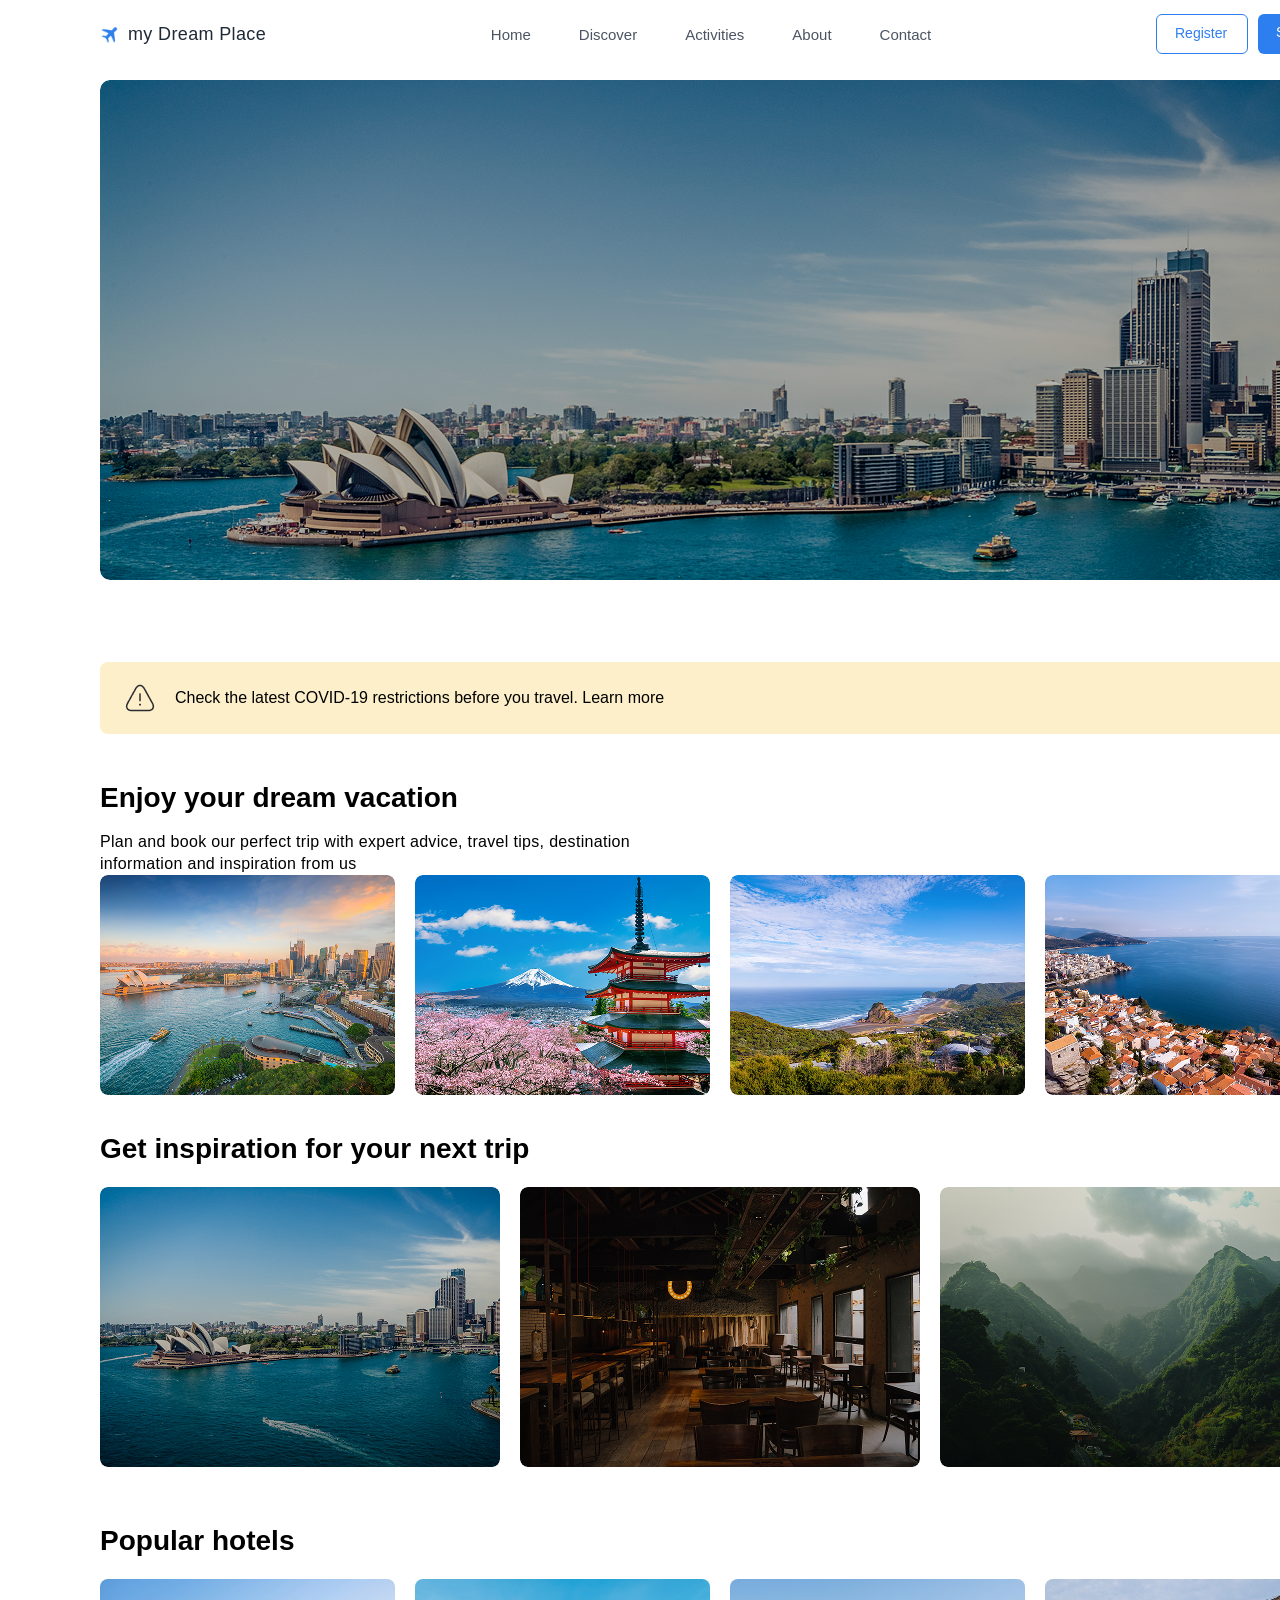
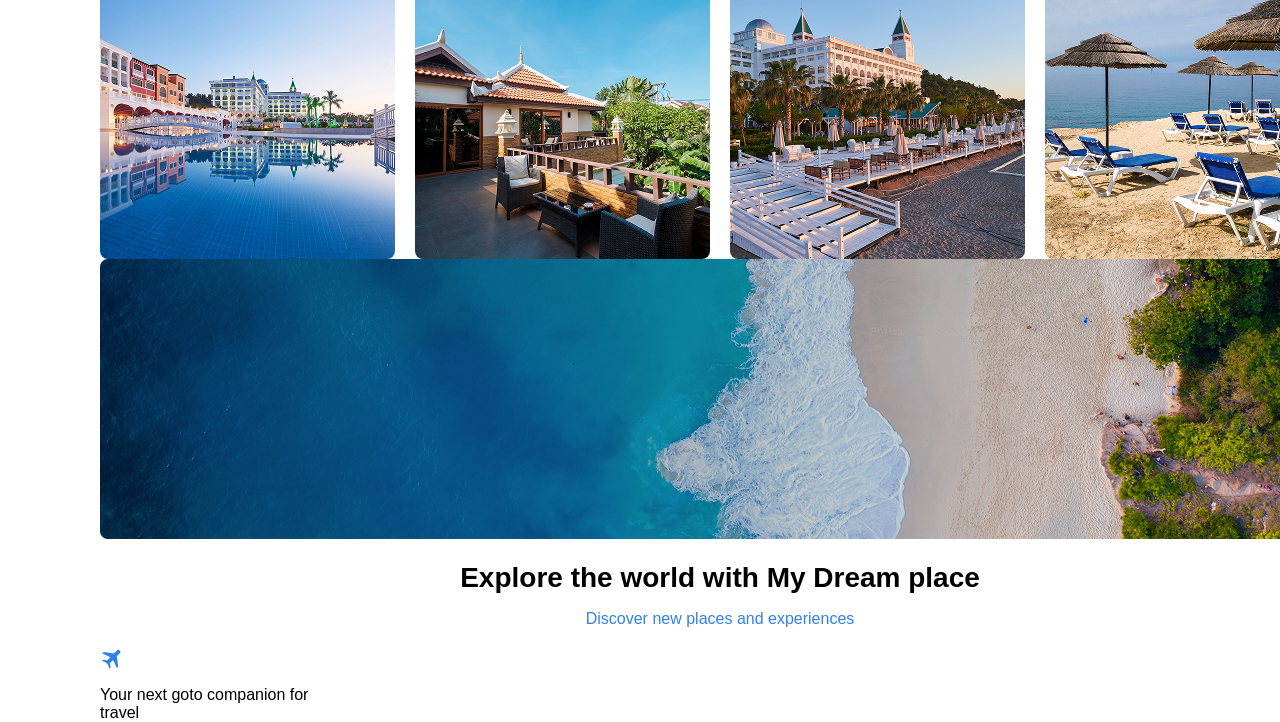
<file: index.html>
<!doctype html>
<html lang="en">
  <head>
    <meta charset="UTF-8" />
    <meta name="viewport" content="width=device-width, initial-scale=1.0" />
    <title>My Dream Place</title>
    <link rel="stylesheet" href="estilos.css" />
  </head>
  <body>
    <header>
      <nav>
        <div class="imgAvion_mdp">
          <img src="images/avion.png" alt="avion" />
          <p>my Dream Place</p>
        </div>

        <ul class="ul_nav">
          <li>Home</li>
          <li>Discover</li>
          <li>Activities</li>
          <li>About</li>
          <li>Contact</li>
        </ul>

        <div class="botones">
          <a href="./register.html" class="register">Register</a>
          <a href="./signin.html" class="signin">Sign In</a>
        </div>
      </nav>
    </header>
    <main>
      <img src="images/grande.png" class="img_grande_main" alt="foto_grande" />
      <div class="fondoCovid">
        <div class="dentro_fondoCovid">
          <img src="images/advertencia.png" class="covid" alt="advertencia" />
          <p>
            Check the latest COVID-19 restrictions before you travel. Learn more
          </p>
        </div>
      </div>
      <h1 class="primer_h1">Enjoy your dream vacation</h1>
      <div class="primera_p">
        <p>
          Plan and book our perfect trip with expert advice, travel tips,
          destination information and inspiration from us
        </p>
      </div>

      <div class="destinos">
        <img src="images/australia.png" alt="australia" />
        <img src="images/japan.png" alt="japan" />
        <img src="images/new_zeland.png" alt="new_zeland" />
        <img src="images/greece.png" alt="greece" />
      </div>

      <h1 class="segundo_h1">Get inspiration for your next trip</h1>

      <div class="destinos_2">
        <img src="images/sydeny.png" alt="Sydney" />
        <img
          src="images/top_cities.png"
          alt="Top cities for vegan travellers"
        />
        <img
          src="images/top_destinations.png"
          alt="Top destinations during covid"
        />
      </div>

      <h1 class="tercer_h1">Popular hotels</h1>

      <div class="destinos_2">
        <img src="images/lakeside.png" class="lakeside" alt="lakeside" />
        <img src="images/reece.png" class="reece" alt="reece" />
        <img src="images/fireside.png" class="fireside" alt="fireside" />
        <img src="images/oculous.png" class="oculous" alt="oculous" />
      </div>
      <img src="images/playa.png" class="playa" alt="playa" />
      <h1 class="cuarto_h1">Explore the world with My Dream place</h1>
      <p class="discover">Discover new places and experiences</p>
    </main>

    <div class="footer_1">
      <img src="images/avion.png" class="avion_2" alt="avion_2" />
      <p>Your next goto companion for travel</p>
    </div>
  </body>
</html>
</file>
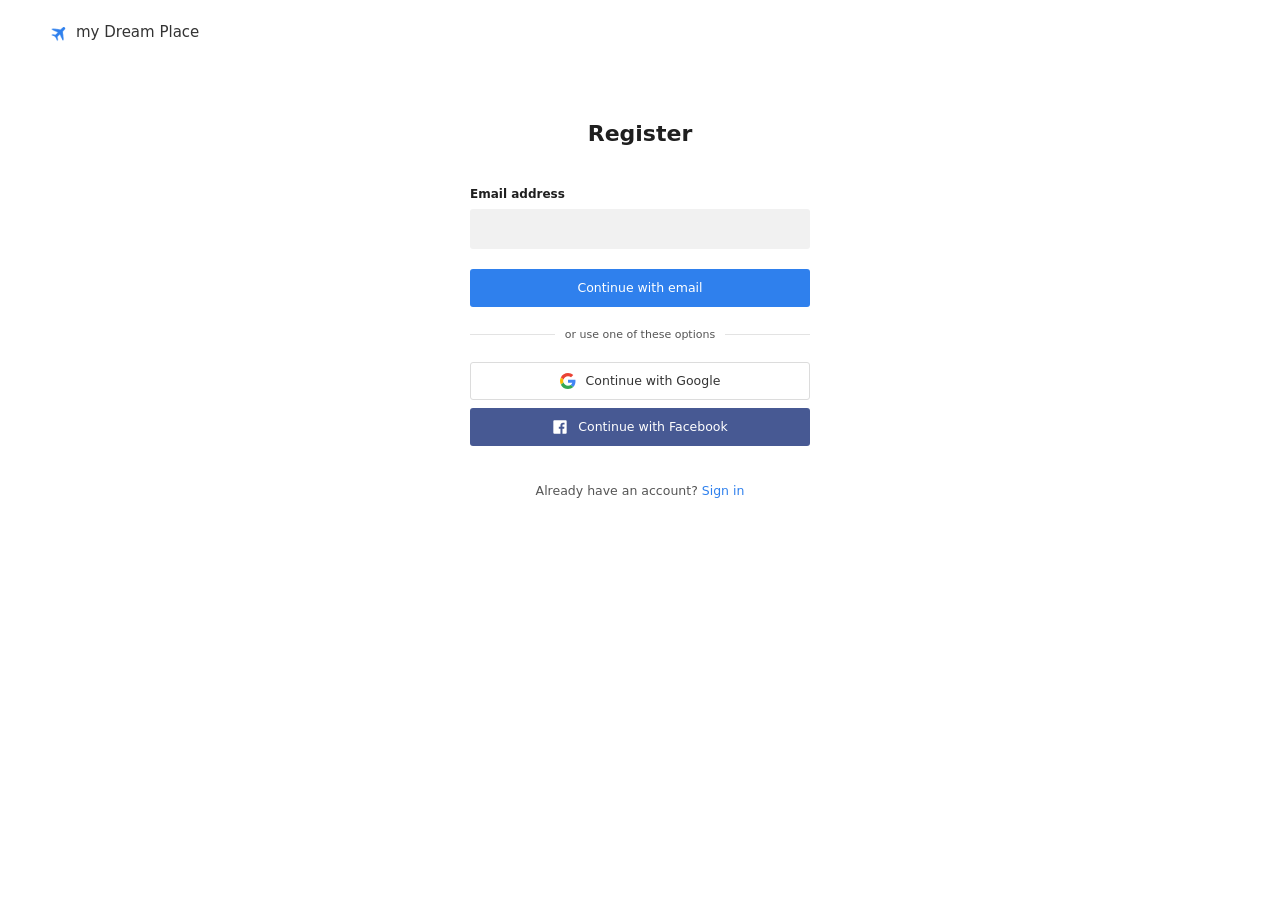
<file: register.html>
<!DOCTYPE html>
<html lang="en">
<head>
  <meta charset="UTF-8">
  <meta name="viewport" content="width=device-width, initial-scale=1">
  <title>Register – my Dream Place</title>
  <style>
    :root {
      --blue: #2f80ed;
      --blue-dark: #2569c8;
      --facebook: #475993;
      --facebook-dark: #3b4a7d;
      --text: #1f1f1f;
      --muted: #555;
      --field: #f1f1f1;
      --border: #dcdcdc;
      --bg: #fff;
    }

    *, *::before, *::after { box-sizing: border-box; }

    html, body { height: 100%; }

    body {
      margin: 0;
      background: var(--bg);
      color: var(--text);
      font-family: "Inter", system-ui, -apple-system, "Segoe UI", Roboto, Arial, sans-serif;
      font-size: 14px;
      line-height: 1.4;
    }

    /* ---------- Header ---------- */
    .site-header {
      padding: 22px 50px;
    }

    .brand {
      display: inline-flex;
      align-items: center;
      gap: 8px;
      color: #333;
      font-size: 15px;
      font-weight: 500;
      text-decoration: none;
    }

    .brand img { height: 18px; width: auto; display: block; }

    /* ---------- Layout ---------- */
    main {
      display: flex;
      justify-content: center;
      padding: 50px 20px 60px;
    }

    .register-box {
      width: 100%;
      max-width: 340px;
    }

    .register-box h1 {
      margin: 0 0 36px;
      text-align: center;
      font-size: 22px;
      font-weight: 600;
    }

    /* ---------- Form ---------- */
    .field { margin-bottom: 20px; }

    .field label {
      display: block;
      margin-bottom: 6px;
      font-size: 12px;
      font-weight: 600;
    }

    .field input {
      width: 100%;
      height: 40px;
      padding: 0 12px;
      border: 1px solid transparent;
      border-radius: 3px;
      background: var(--field);
      color: var(--text);
      font: inherit;
    }

    .field input:focus {
      outline: none;
      border-color: var(--blue);
      background: #fff;
      box-shadow: 0 0 0 3px rgba(47, 128, 237, .18);
    }

    a { color: var(--blue); text-decoration: none; }
    a:hover { text-decoration: underline; }

    /* ---------- Buttons ---------- */
    .btn {
      display: flex;
      align-items: center;
      justify-content: center;
      gap: 10px;
      width: 100%;
      height: 38px;
      border: 1px solid transparent;
      border-radius: 3px;
      font: inherit;
      font-size: 12.5px;
      font-weight: 500;
      cursor: pointer;
      transition: background-color .15s ease;
    }

    .btn:focus-visible { outline: 2px solid var(--blue); outline-offset: 2px; }

    .btn svg { width: 16px; height: 16px; }

    .btn-primary { background: var(--blue); color: #fff; }
    .btn-primary:hover { background: var(--blue-dark); }

    .btn-google { background: #fff; color: #333; border-color: var(--border); }
    .btn-google:hover { background: #f7f7f7; }

    .btn-facebook { background: var(--facebook); color: #fff; }
    .btn-facebook:hover { background: var(--facebook-dark); }

    .btn-facebook svg { fill: #fff; }

    /* ---------- Divider ---------- */
    .divider {
      display: flex;
      align-items: center;
      gap: 10px;
      margin: 20px 0;
      color: var(--muted);
      font-size: 11px;
    }

    .divider::before,
    .divider::after {
      content: "";
      flex: 1;
      height: 1px;
      background: #e3e3e3;
    }

    .social { display: grid; gap: 8px; }

    /* ---------- Footer note ---------- */
    .signin-link {
      margin: 36px 0 0;
      text-align: center;
      color: var(--muted);
      font-size: 12.5px;
    }

    @media (max-width: 600px) {
      .site-header { padding: 18px 20px; }
      main { padding-top: 24px; }
    }

    @media (prefers-reduced-motion: reduce) {
      .btn { transition: none; }
    }
  </style>
</head>
<body>

  <header class="site-header">
  <a class="brand" href="/">
    <img src="images/avion.png" alt="avion" />
    my Dream Place
  </a>
</header>

  <main>
    <section class="register-box" aria-labelledby="register-title">
      <h1 id="register-title">Register</h1>

      <form action="#" method="post">
        <div class="field">
          <label for="email">Email address</label>
          <input id="email" name="email" type="email" autocomplete="email" required>
        </div>

        <button class="btn btn-primary" type="submit">Continue with email</button>
      </form>

      <div class="divider">or use one of these options</div>

      <div class="social">
        <button class="btn btn-google" type="button">
          <svg viewBox="0 0 48 48" aria-hidden="true">
            <path fill="#EA4335" d="M24 9.5c3.5 0 6.6 1.2 9.1 3.6l6.8-6.8C35.8 2.4 30.3 0 24 0 14.6 0 6.5 5.4 2.6 13.2l7.9 6.1C12.4 13.6 17.7 9.5 24 9.5z"/>
            <path fill="#4285F4" d="M46.5 24.5c0-1.6-.1-3.1-.4-4.5H24v9h12.7c-.6 3-2.3 5.5-4.8 7.2l7.6 5.9c4.4-4.1 7-10.1 7-17.6z"/>
            <path fill="#FBBC05" d="M10.5 28.7A14.5 14.5 0 0 1 9.5 24c0-1.6.3-3.2.8-4.7l-7.9-6.1A24 24 0 0 0 0 24c0 3.9.9 7.5 2.6 10.8l7.9-6.1z"/>
            <path fill="#34A853" d="M24 48c6.5 0 11.9-2.1 15.9-5.8l-7.6-5.9c-2.1 1.4-4.9 2.3-8.3 2.3-6.3 0-11.6-4.1-13.5-9.8l-7.9 6.1C6.5 42.6 14.6 48 24 48z"/>
          </svg>
          Continue with Google
        </button>

        <button class="btn btn-facebook" type="button">
          <svg viewBox="0 0 24 24" aria-hidden="true">
            <path d="M20.5 2h-17A1.5 1.5 0 0 0 2 3.5v17A1.5 1.5 0 0 0 3.5 22h9.2v-7.4H10.2v-2.9h2.5V9.5c0-2.5 1.5-3.9 3.8-3.9 1.1 0 2 .1 2.3.1v2.6h-1.6c-1.2 0-1.5.6-1.5 1.4v1.9h2.9l-.4 2.9h-2.5V22h4.8a1.5 1.5 0 0 0 1.5-1.5v-17A1.5 1.5 0 0 0 20.5 2z"/>
          </svg>
          Continue with Facebook
        </button>
      </div>

      <p class="signin-link">Already have an account? <a href="signin.html">Sign in</a></p>
    </section>
  </main>

</body>
</html>
</file>
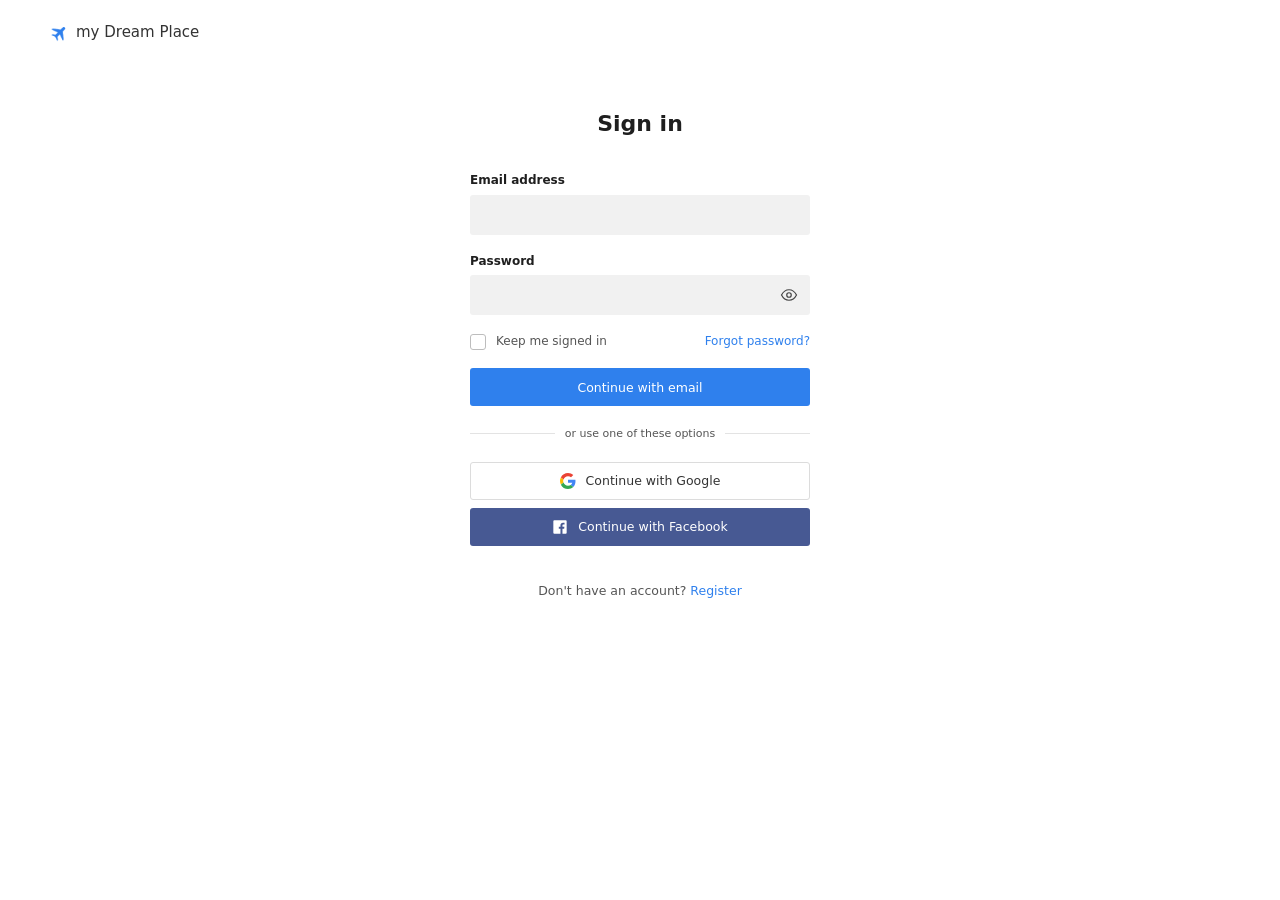
<file: signin.html>
<!doctype html>
<html lang="en">
  <head>
    <meta charset="UTF-8" />
    <meta name="viewport" content="width=device-width, initial-scale=1" />
    <title>Sign in – my Dream Place</title>
    <style>
      :root {
        --blue: #2f80ed;
        --blue-dark: #2569c8;
        --facebook: #475993;
        --facebook-dark: #3b4a7d;
        --text: #1f1f1f;
        --muted: #555;
        --field: #f1f1f1;
        --border: #dcdcdc;
        --bg: #fff;
      }

      *,
      *::before,
      *::after {
        box-sizing: border-box;
      }

      html,
      body {
        height: 100%;
      }

      body {
        margin: 0;
        background: var(--bg);
        color: var(--text);
        font-family:
          "Inter",
          system-ui,
          -apple-system,
          "Segoe UI",
          Roboto,
          Arial,
          sans-serif;
        font-size: 14px;
        line-height: 1.4;
      }

      /* ---------- Header ---------- */
      .site-header {
        padding: 22px 50px;
      }

      .brand {
        display: inline-flex;
        align-items: center;
        gap: 8px;
        color: #333;
        font-size: 15px;
        font-weight: 500;
        text-decoration: none;
      }

      .brand img {
        height: 18px;
        width: auto;
        display: block;
      }

      /* ---------- Layout ---------- */
      main {
        display: flex;
        justify-content: center;
        padding: 40px 20px 60px;
      }

      .signin {
        width: 100%;
        max-width: 340px;
      }

      .signin h1 {
        margin: 0 0 32px;
        text-align: center;
        font-size: 22px;
        font-weight: 600;
      }

      /* ---------- Form ---------- */
      .field {
        margin-bottom: 18px;
      }

      .field label {
        display: block;
        margin-bottom: 6px;
        font-size: 12px;
        font-weight: 600;
      }

      .input-wrap {
        position: relative;
      }

      .input-wrap input {
        width: 100%;
        height: 40px;
        padding: 0 42px 0 12px;
        border: 1px solid transparent;
        border-radius: 3px;
        background: var(--field);
        color: var(--text);
        font: inherit;
      }

      .input-wrap input:focus {
        outline: none;
        border-color: var(--blue);
        background: #fff;
        box-shadow: 0 0 0 3px rgba(47, 128, 237, 0.18);
      }

      .toggle-pass {
        position: absolute;
        top: 0;
        right: 0;
        width: 42px;
        height: 40px;
        display: grid;
        place-items: center;
        border: 0;
        background: none;
        color: #444;
        cursor: pointer;
      }

      .toggle-pass svg {
        width: 18px;
        height: 18px;
        fill: none;
        stroke: currentColor;
        stroke-width: 1.6;
      }

      .toggle-pass:focus-visible {
        outline: 2px solid var(--blue);
        border-radius: 3px;
      }

      .options {
        display: flex;
        align-items: center;
        justify-content: space-between;
        margin: 4px 0 18px;
        font-size: 12px;
      }

      .check {
        display: inline-flex;
        align-items: center;
        gap: 10px;
        color: var(--muted);
        cursor: pointer;
      }

      .check input {
        appearance: none;
        width: 16px;
        height: 16px;
        margin: 0;
        border: 1px solid #bdbdbd;
        border-radius: 3px;
        background: #fff;
        cursor: pointer;
        display: grid;
        place-items: center;
      }

      .check input:checked {
        background: var(--blue);
        border-color: var(--blue);
      }

      .check input:checked::after {
        content: "";
        width: 8px;
        height: 4px;
        border-left: 2px solid #fff;
        border-bottom: 2px solid #fff;
        transform: translateY(-1px) rotate(-45deg);
      }

      .check input:focus-visible {
        outline: 2px solid var(--blue);
        outline-offset: 2px;
      }

      a {
        color: var(--blue);
        text-decoration: none;
      }
      a:hover {
        text-decoration: underline;
      }

      /* ---------- Buttons ---------- */
      .btn {
        display: flex;
        align-items: center;
        justify-content: center;
        gap: 10px;
        width: 100%;
        height: 38px;
        border: 1px solid transparent;
        border-radius: 3px;
        font: inherit;
        font-size: 12.5px;
        font-weight: 500;
        cursor: pointer;
        transition: background-color 0.15s ease;
      }

      .btn:focus-visible {
        outline: 2px solid var(--blue);
        outline-offset: 2px;
      }

      .btn svg {
        width: 16px;
        height: 16px;
      }

      .btn-primary {
        background: var(--blue);
        color: #fff;
      }
      .btn-primary:hover {
        background: var(--blue-dark);
      }

      .btn-google {
        background: #fff;
        color: #333;
        border-color: var(--border);
      }
      .btn-google:hover {
        background: #f7f7f7;
      }

      .btn-facebook {
        background: var(--facebook);
        color: #fff;
      }
      .btn-facebook:hover {
        background: var(--facebook-dark);
      }

      .btn-facebook svg {
        fill: #fff;
      }

      /* ---------- Divider ---------- */
      .divider {
        display: flex;
        align-items: center;
        gap: 10px;
        margin: 20px 0;
        color: var(--muted);
        font-size: 11px;
      }

      .divider::before,
      .divider::after {
        content: "";
        flex: 1;
        height: 1px;
        background: #e3e3e3;
      }

      .social {
        display: grid;
        gap: 8px;
      }

      /* ---------- Footer note ---------- */
      .register {
        margin: 36px 0 0;
        text-align: center;
        color: var(--muted);
        font-size: 12.5px;
      }

      @media (max-width: 600px) {
        .site-header {
          padding: 18px 20px;
        }
        main {
          padding-top: 20px;
        }
      }

      @media (prefers-reduced-motion: reduce) {
        .btn {
          transition: none;
        }
      }
    </style>
  </head>
  <body>
    <header class="site-header">
      <a class="brand" href="/">
        <img src="images/avion.png" alt="avion" />
        my Dream Place
      </a>
    </header>

    <main>
      <section class="signin" aria-labelledby="signin-title">
        <h1 id="signin-title">Sign in</h1>

        <form action="#" method="post">
          <div class="field">
            <label for="email">Email address</label>
            <div class="input-wrap">
              <input
                id="email"
                name="email"
                type="email"
                autocomplete="email"
                required
              />
            </div>
          </div>

          <div class="field">
            <label for="password">Password</label>
            <div class="input-wrap">
              <input
                id="password"
                name="password"
                type="password"
                autocomplete="current-password"
                required
              />
              <button
                class="toggle-pass"
                type="button"
                aria-label="Show password"
                aria-pressed="false"
              >
                <svg viewBox="0 0 24 24" aria-hidden="true">
                  <path d="M2 12s3.6-7 10-7 10 7 10 7-3.6 7-10 7S2 12 2 12z" />
                  <circle cx="12" cy="12" r="3" />
                </svg>
              </button>
            </div>
          </div>

          <div class="options">
            <label class="check">
              <input type="checkbox" name="remember" />
              Keep me signed in
            </label>
            <a href="#">Forgot password?</a>
          </div>

          <button class="btn btn-primary" type="submit">
            Continue with email
          </button>
        </form>

        <div class="divider">or use one of these options</div>

        <div class="social">
          <button class="btn btn-google" type="button">
            <svg viewBox="0 0 48 48" aria-hidden="true">
              <path
                fill="#EA4335"
                d="M24 9.5c3.5 0 6.6 1.2 9.1 3.6l6.8-6.8C35.8 2.4 30.3 0 24 0 14.6 0 6.5 5.4 2.6 13.2l7.9 6.1C12.4 13.6 17.7 9.5 24 9.5z"
              />
              <path
                fill="#4285F4"
                d="M46.5 24.5c0-1.6-.1-3.1-.4-4.5H24v9h12.7c-.6 3-2.3 5.5-4.8 7.2l7.6 5.9c4.4-4.1 7-10.1 7-17.6z"
              />
              <path
                fill="#FBBC05"
                d="M10.5 28.7A14.5 14.5 0 0 1 9.5 24c0-1.6.3-3.2.8-4.7l-7.9-6.1A24 24 0 0 0 0 24c0 3.9.9 7.5 2.6 10.8l7.9-6.1z"
              />
              <path
                fill="#34A853"
                d="M24 48c6.5 0 11.9-2.1 15.9-5.8l-7.6-5.9c-2.1 1.4-4.9 2.3-8.3 2.3-6.3 0-11.6-4.1-13.5-9.8l-7.9 6.1C6.5 42.6 14.6 48 24 48z"
              />
            </svg>
            Continue with Google
          </button>

          <button class="btn btn-facebook" type="button">
            <svg viewBox="0 0 24 24" aria-hidden="true">
              <path
                d="M20.5 2h-17A1.5 1.5 0 0 0 2 3.5v17A1.5 1.5 0 0 0 3.5 22h9.2v-7.4H10.2v-2.9h2.5V9.5c0-2.5 1.5-3.9 3.8-3.9 1.1 0 2 .1 2.3.1v2.6h-1.6c-1.2 0-1.5.6-1.5 1.4v1.9h2.9l-.4 2.9h-2.5V22h4.8a1.5 1.5 0 0 0 1.5-1.5v-17A1.5 1.5 0 0 0 20.5 2z"
              />
            </svg>
            Continue with Facebook
          </button>
        </div>

        <p class="register">
          Don't have an account? <a href="register.html">Register</a>
        </p>
      </section>
    </main>

    <script>
      // Mostrar / ocultar contraseña
      const passInput = document.getElementById("password");
      const toggle = document.querySelector(".toggle-pass");

      toggle.addEventListener("click", () => {
        const show = passInput.type === "password";
        passInput.type = show ? "text" : "password";
        toggle.setAttribute("aria-pressed", String(show));
        toggle.setAttribute(
          "aria-label",
          show ? "Hide password" : "Show password",
        );
      });
    </script>
  </body>
</html>
</file>
<file: estilos.css>
/* =========================================
   1. ESTILOS GENERALES
   ========================================= */
* {
  box-sizing: border-box;
}

body {
  margin: 0 auto;
  background-color: #fff;
  font-family: "SF Pro Display", "Inter", sans-serif;
  width: 1440px;
}

/* =========================================
   2. HEADER (Navegación)
   ========================================= */
nav {
  display: flex;
  justify-content: space-between;
  align-items: center;
  width: 100%;
  max-width: 1440px;
  height: 68px;
  margin: 0 auto;
  padding: 0 100px;
}

/* Logo */
.imgAvion_mdp {
  display: flex;
  align-items: center;
  gap: 8px;
  font-weight: 500;
  font-size: 18px;
  letter-spacing: 0.02em;
  color: #1f2937;
}

.imgAvion_mdp img {
  width: 20px;
  height: 20px;
}

.imgAvion_mdp p {
  margin: 0;
  font-family: "SF Pro Display", sans-serif;
  font-weight: 500;
  font-style: normal;
  font-size: 18px;
  line-height: 100%;
  letter-spacing: 0.02em;
}

/* Menú de enlaces */
.ul_nav {
  display: flex;
  align-items: center;
  gap: 48px;
  list-style: none;
  margin: 0;
  padding: 0;
}

.ul_nav li {
  font-size: 15px;
  color: #4b5563;
}

.ul_nav li:hover {
  color: #2d7ff0;
}

/* Botones de registro */
.botones {
  display: flex;
  align-items: center;
  gap: 10px;
}

.register,
.signin {
  height: 40px;
  padding: 10px 18px;
  border-radius: 6px;
  font-size: 14px;
  cursor: pointer;
  list-style: none;
  text-decoration: none;
}

.register {
  width: 92px;
  background-color: #fff;
  color: #2d7ff0;
  border: 1px solid #2d7ff0;
}

.signin {
  width: 82px;
  background-color: #2d7ff0;
  color: #fff;
  border: none;
}

/* =========================================
   3. MAIN (Contenido Principal)
   ========================================= */

/* Banner Principal */
.img_grande_main {
  display: flex;
  justify-content: center;
  align-items: center;
  width: 100%;
  max-width: 1240px;
  height: 500px;
  margin: 12px auto 0;
  border-radius: 10px;
  overflow: hidden;
}

.img_grande_main img {
  width: 100%;
  height: 100%;
  object-fit: cover;
}

/* Aviso COVID */
.fondoCovid {
  background-color: #fcefca;
  height: 72px;
  width: 100%;
  max-width: 1240px;
  margin: 82px auto 50px;
  display: flex;
  align-items: center;
  border-radius: 8px;
}

.dentro_fondoCovid {
  display: flex;
  align-items: center;
  gap: 19px;
  margin-left: 24px;
}

.dentro_fondoCovid p {
  margin: 0;
}

/* Sección 1: Enjoy your dream vacation */
.primer_h1 {
  font-family: "SF Pro Display", sans-serif;
  font-weight: 600;
  font-style: normal;
  font-size: 28px;
  line-height: 100%;
  letter-spacing: 0;
  display: flex;
  justify-content: left;
  margin-left: 100px;
}

.primera_p {
  font-family: "SF Pro Display", sans-serif;
  font-weight: 400;
  font-style: normal;
  font-size: 16px;
  line-height: 140%;
  letter-spacing: 0.02em;
  width: 610px;
  height: 44px;
  margin-left: 100px;
}

.destinos {
  display: flex;
  gap: 20px;
  margin: 0 auto;
  padding: 0 100px;
}

.destinos img {
  width: 295px;
  height: 220px;
  border-radius: 8px;
  object-fit: cover;
}

/* Sección 2: Get inspiration */
.segundo_h1 {
  font-family: "SF Pro Display", sans-serif;
  font-weight: 600;
  font-size: 28px;
  line-height: 100%;
  margin: 40px 0 24px 100px;
}

/* Nota: Esta clase también la usas más abajo en Popular Hotels */
.destinos_2 {
  display: flex;
  gap: 20px;
  margin: 0 auto;
  padding: 0 100px;
}

.destinos_2 img {
  width: 400px;
  height: 280px;
  border-radius: 8px;
  object-fit: cover;
}

/* Sección 3: Popular hotels */
.tercer_h1 {
  font-family: "SF Pro Display", sans-serif;
  font-weight: 600;
  font-size: 28px;
  line-height: 100%;
  max-width: 1240px;
  margin: 60px 0 24px 100px;
  padding: 0;
}

/* Banner Playa y Textos Finales */
.playa {
  width: 1240px;
  height: 280px;
  display: flex;
  margin-left: 100px;
  transform: rotate(0deg);
  opacity: 1;
}

.cuarto_h1 {
  width: 820px;
  height: 32px;
  margin-left: 310px;
  font-family: "SF Pro Display", sans-serif;
  font-weight: 600;
  font-style: normal;
  font-size: 28px;
  line-height: 140%;
  letter-spacing: 0;
  text-align: center;
  transform: rotate(0deg);
  opacity: 1;
}

.discover {
  width: 820px;
  height: 22px;
  margin-left: 310px;
  color: #2f80ed;
  font-family: "SF Pro Display", sans-serif;
  font-weight: 400;
  font-style: normal;
  font-size: 16px;
  line-height: 140%;
  letter-spacing: 2%;
  text-align: center;
  transform: rotate(0deg);
  opacity: 1;
}

/* =========================================
   4. FOOTER (Pie de página)
   ========================================= */
.footer_1 {
  width: 225px;
  height: 70px;
  margin-left: 100px;
  top: 2630px;
  left: 100px;
  opacity: 1;
}

.avion_2 {
  display: flex;
  align-items: center;
  gap: 8px;
  font-weight: 500;
  font-size: 18px;
  letter-spacing: 0.02em;
  color: #1f2937;
}

/* =========================================
   5. CLASES SIN USAR EN EL HTML ACTUAL
   ========================================= */
.movil {
  width: 719.71px;
  height: 515.6px;
  top: 1946px;
  left: 551px;
}
</file>
